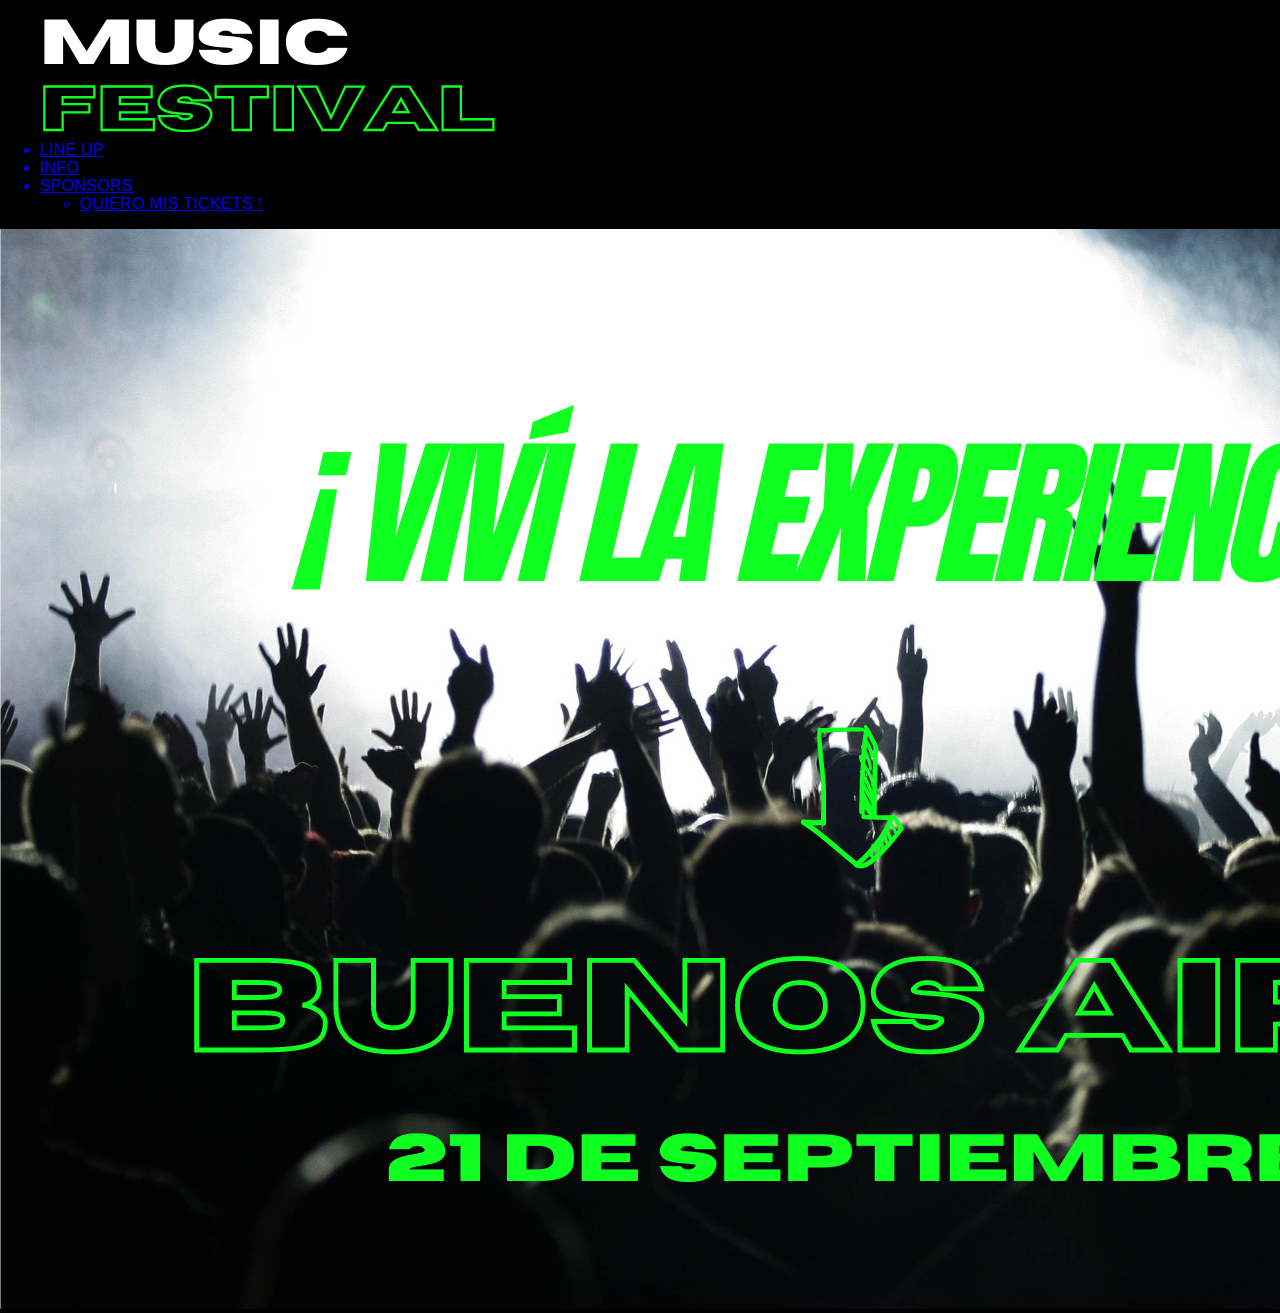
<file: festival.html>
<!DOCTYPE html>
<html>
<head>
        <title>Music Festival</title>
        <link rel="stylesheet" href="main.css" type="text/css">
        <link rel="preconnect" href="https://fonts.googleapis.com">
        <link rel="preconnect" href="https://fonts.gstatic.com" crossorigin>
        <link href="https://fonts.googleapis.com/css2?family=Bebas+Neue&display=swap" rel="stylesheet">        
    <link rel="preconnect" href="https://fonts.googleapis.com">
    <link rel="preconnect" href="https://fonts.gstatic.com" crossorigin>
    <link href="https://fonts.googleapis.com/css2?family=Barlow+Condensed&display=swap" rel="stylesheet">
    <link rel="icon" href="logo title music festival.png">  
</head>
<body> <!-- img src="logo music festival clean.png"-->
       <!-- <nav>
                    <img src="logo music festival clean.png">
        <ul class="menu">
            <li>Line Up</li>
            <li>Información</li>
            <li>Sponsors</li>
        </ul>
        <ul class="tickets">
            <a href="https://www.allaccess.com.ar"><li>¡Quiero mis tickets!</li></a>
        </ul>
        </nav>
        -->
        <nav>
<ul class="menu">
        <a href="festival.html"><img src="logo music festival clean.png"></a>
        <a href="lineup.html"><li>Line Up</li></a>
        <a href="Info.html"><li>Info</li></a>
        <a href="sponsors.html"><li>Sponsors</li></a>
    <ul class="tickets">
    <a href="https://www.allaccess.com.ar" ><li>Quiero mis tickets !</li></a>
    </ul>
</nav>
        
        <img src="fondo inicio.png" class="imagenrecital">
       <!--
    <p>Lorem ipsum dolor sit amet, consectetuer adipiscing elit. Aenean commodo ligula eget dolor.
         Aenean massa. Cum sociis natoque penatibus et magnis dis parturient montes, nascetur ridiculus mus. 
         Donec quam felis, ultricies nec, pellentesque eu, pretium quis, sem. Nulla consequat massa quis enim.
          Donec pede justo, fringilla vel, aliquet nec, vulputate eget, arcu. In enim justo, rhoncus ut, imperdiet a, venenatis vitae, justo.
           Nullam dictum felis eu pede mollis pretium. Integer tincidunt. Cras dapibus.</p>
           <p>Lorem ipsum dolor sit amet, consectetuer adipiscing elit. Aenean commodo ligula eget dolor.
            Aenean massa. Cum sociis natoque penatibus et magnis dis parturient montes, nascetur ridiculus mus. 
            Donec quam felis, ultricies nec, pellentesque eu, pretium quis, sem. Nulla consequat massa quis enim.
             Donec pede justo, fringilla vel, aliquet nec, vulputate eget, arcu. In enim justo, rhoncus ut, imperdiet a, venenatis vitae, justo.
              Nullam dictum felis eu pede mollis pretium. Integer tincidunt. Cras dapibus.</p>
              <p>Lorem ipsum dolor sit amet, consectetuer adipiscing elit. Aenean commodo ligula eget dolor.
                Aenean massa. Cum sociis natoque penatibus et magnis dis parturient montes, nascetur ridiculus mus. 
                Donec quam felis, ultricies nec, pellentesque eu, pretium quis, sem. Nulla consequat massa quis enim.
                 Donec pede justo, fringilla vel, aliquet nec, vulputate eget, arcu. In enim justo, rhoncus ut, imperdiet a, venenatis vitae, justo.
                  Nullam dictum felis eu pede mollis pretium. Integer tincidunt. Cras dapibus.</p>
                  <p>Lorem ipsum dolor sit amet, consectetuer adipiscing elit. Aenean commodo ligula eget dolor.
                    Aenean massa. Cum sociis natoque penatibus et magnis dis parturient montes, nascetur ridiculus mus. 
                    Donec quam felis, ultricies nec, pellentesque eu, pretium quis, sem. Nulla consequat massa quis enim.
                     Donec pede justo, fringilla vel, aliquet nec, vulputate eget, arcu. In enim justo, rhoncus ut, imperdiet a, venenatis vitae, justo.
                      Nullam dictum felis eu pede mollis pretium. Integer tincidunt. Cras dapibus.</p>
                      <p>Lorem ipsum dolor sit amet, consectetuer adipiscing elit. Aenean commodo ligula eget dolor.
                        Aenean massa. Cum sociis natoque penatibus et magnis dis parturient montes, nascetur ridiculus mus. 
                        Donec quam felis, ultricies nec, pellentesque eu, pretium quis, sem. Nulla consequat massa quis enim.
                         Donec pede justo, fringilla vel, aliquet nec, vulputate eget, arcu. In enim justo, rhoncus ut, imperdiet a, venenatis vitae, justo.
                          Nullam dictum felis eu pede mollis pretium. Integer tincidunt. Cras dapibus.</p>
                          <p>Lorem ipsum dolor sit amet, consectetuer adipiscing elit. Aenean commodo ligula eget dolor.
                           Aenean massa. Cum sociis natoque penatibus et magnis dis parturient montes, nascetur ridiculus mus. 
                           Donec quam felis, ultricies nec, pellentesque eu, pretium quis, sem. Nulla consequat massa quis enim.
                            Donec pede justo, fringilla vel, aliquet nec, vulputate eget, arcu. In enim justo, rhoncus ut, imperdiet a, venenatis vitae, justo.
                             Nullam dictum felis eu pede mollis pretium. Integer tincidunt. Cras dapibus.</p>
                             <p>Lorem ipsum dolor sit amet, consectetuer adipiscing elit. Aenean commodo ligula eget dolor.
                               Aenean massa. Cum sociis natoque penatibus et magnis dis parturient montes, nascetur ridiculus mus. 
                               Donec quam felis, ultricies nec, pellentesque eu, pretium quis, sem. Nulla consequat massa quis enim.
                                Donec pede justo, fringilla vel, aliquet nec, vulputate eget, arcu. In enim justo, rhoncus ut, imperdiet a, venenatis vitae, justo.
                                 Nullam dictum felis eu pede mollis pretium. Integer tincidunt. Cras dapibus.</p>
                                 <p>Lorem ipsum dolor sit amet, consectetuer adipiscing elit. Aenean commodo ligula eget dolor.
                                   Aenean massa. Cum sociis natoque penatibus et magnis dis parturient montes, nascetur ridiculus mus. 
                                   Donec quam felis, ultricies nec, pellentesque eu, pretium quis, sem. Nulla consequat massa quis enim.
                                    Donec pede justo, fringilla vel, aliquet nec, vulputate eget, arcu. In enim justo, rhoncus ut, imperdiet a, venenatis vitae, justo.
                                     Nullam dictum felis eu pede mollis pretium. Integer tincidunt. Cras dapibus.</p>
                                     <p>Lorem ipsum dolor sit amet, consectetuer adipiscing elit. Aenean commodo ligula eget dolor.
                                        Aenean massa. Cum sociis natoque penatibus et magnis dis parturient montes, nascetur ridiculus mus. 
                                        Donec quam felis, ultricies nec, pellentesque eu, pretium quis, sem. Nulla consequat massa quis enim.
                                         Donec pede justo, fringilla vel, aliquet nec, vulputate eget, arcu. In enim justo, rhoncus ut, imperdiet a, venenatis vitae, justo.
                                          Nullam dictum felis eu pede mollis pretium. Integer tincidunt. Cras dapibus.</p>
                                          <p>Lorem ipsum dolor sit amet, consectetuer adipiscing elit. Aenean commodo ligula eget dolor.
                                           Aenean massa. Cum sociis natoque penatibus et magnis dis parturient montes, nascetur ridiculus mus. 
                                           Donec quam felis, ultricies nec, pellentesque eu, pretium quis, sem. Nulla consequat massa quis enim.
                                            Donec pede justo, fringilla vel, aliquet nec, vulputate eget, arcu. In enim justo, rhoncus ut, imperdiet a, venenatis vitae, justo.
                                             Nullam dictum felis eu pede mollis pretium. Integer tincidunt. Cras dapibus.</p>
                                             <p>Lorem ipsum dolor sit amet, consectetuer adipiscing elit. Aenean commodo ligula eget dolor.
                                               Aenean massa. Cum sociis natoque penatibus et magnis dis parturient montes, nascetur ridiculus mus. 
                                               Donec quam felis, ultricies nec, pellentesque eu, pretium quis, sem. Nulla consequat massa quis enim.
                                                Donec pede justo, fringilla vel, aliquet nec, vulputate eget, arcu. In enim justo, rhoncus ut, imperdiet a, venenatis vitae, justo.
                                                 Nullam dictum felis eu pede mollis pretium. Integer tincidunt. Cras dapibus.</p>
                                                 --> 
</body>
</html>
</file>
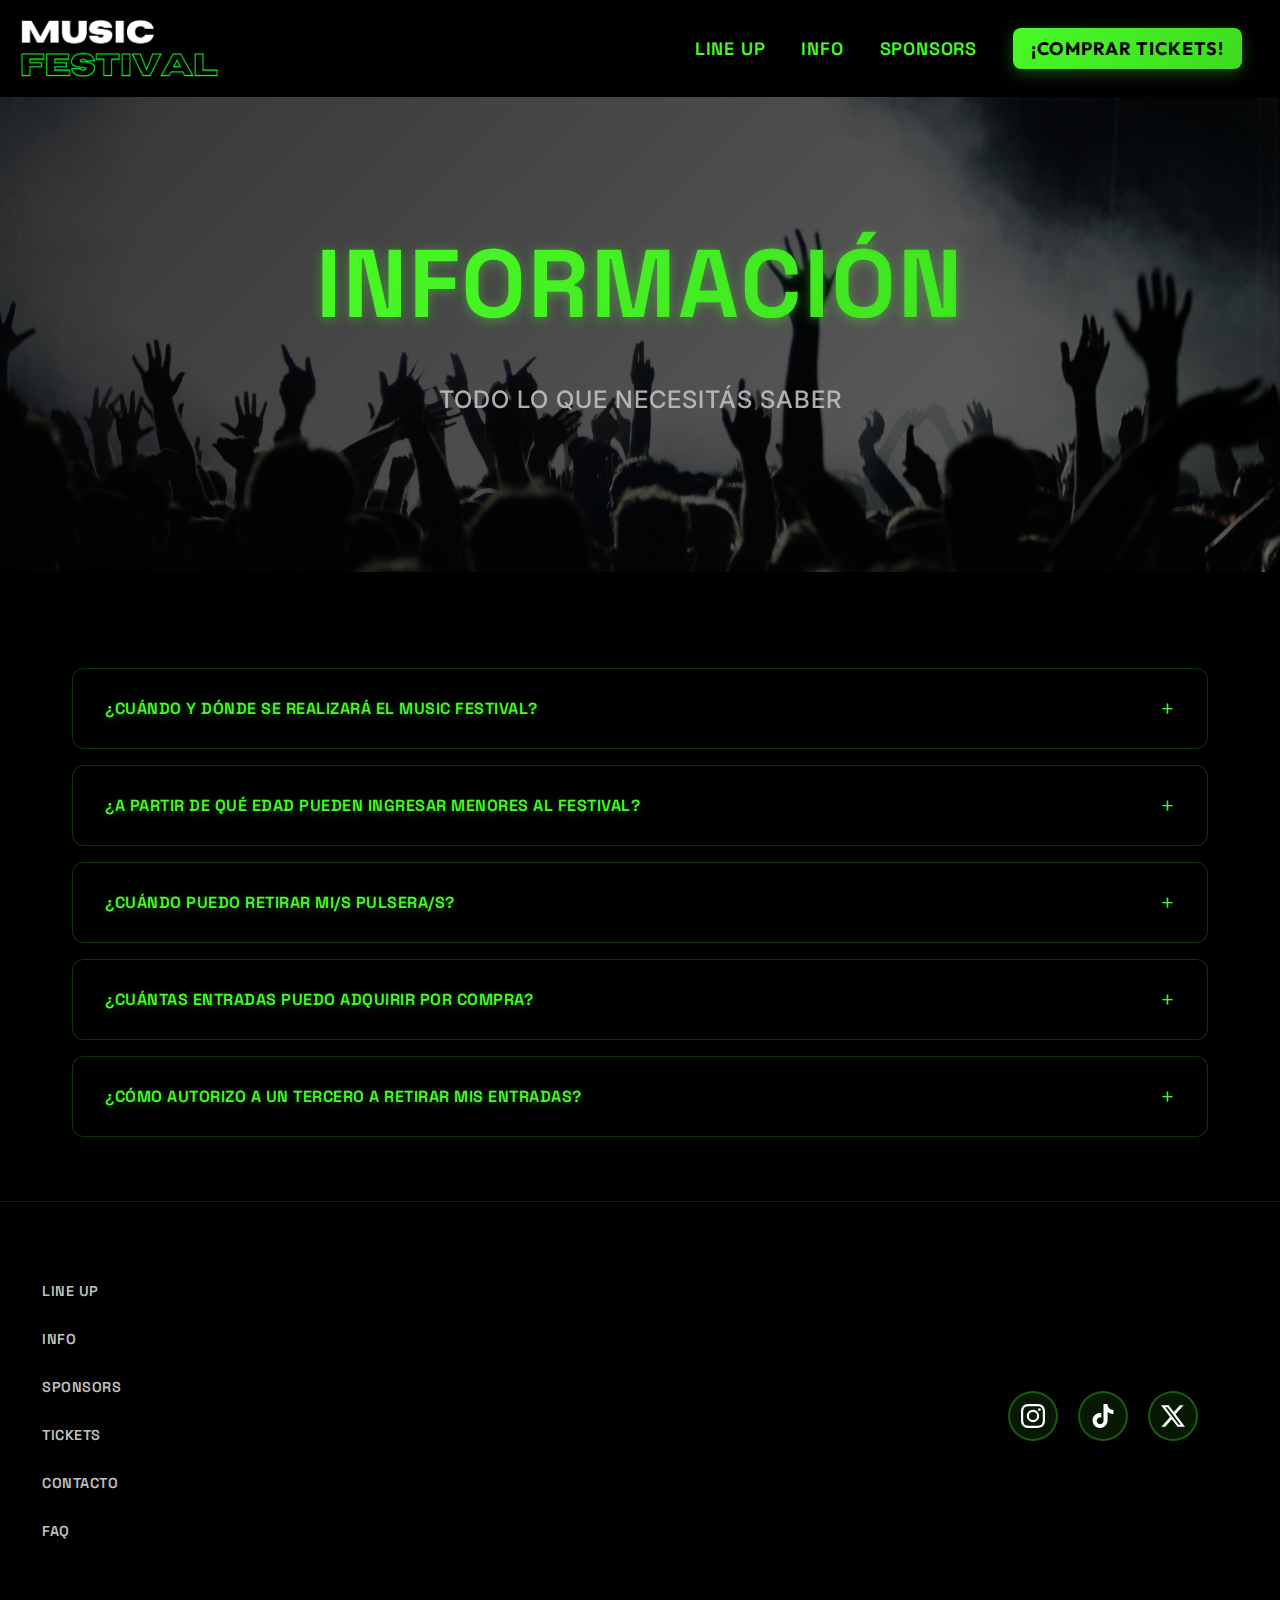
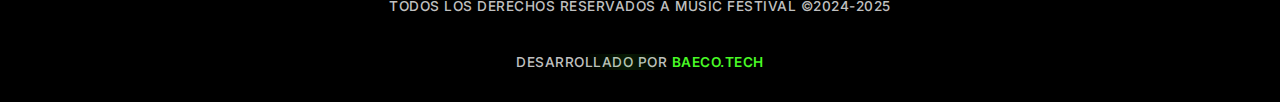
<file: Info.html>
<!DOCTYPE html>
<html>
  <head>
    <title>Music Festival - Info</title>
    <link rel="stylesheet" href="main.css" type="text/css" />
    <link rel="preconnect" href="https://fonts.googleapis.com" />
    <link rel="preconnect" href="https://fonts.gstatic.com" crossorigin />
    <link
      href="https://fonts.googleapis.com/css2?family=Space+Grotesk:wght@300;400;500;600;700&family=Inter:wght@300;400;500;600;700;800;900&family=JetBrains+Mono:wght@300;400;500;600;700;800&family=Outfit:wght@300;400;500;600;700;800;900&family=Chakra+Petch:wght@300;400;500;600;700&display=swap"
      rel="stylesheet"
    />
    <link rel="icon" href="logo title music festival.png" />
  </head>
  <body>
    <nav class="navbar">
      <a href="index.html">
        <img
          src="logo music festival clean.png"
          class="logotipo"
          alt="logotipo"
        />
      </a>
      <div class="hamburger-menu" id="hamburger-menu">&#9776;</div>
      <ul class="top-nav">
        <div class="close-menu" id="close-menu">×</div>
        <li class="nav-item">
          <a href="lineup.html" class="navlist modern-hover">LINE UP</a>
        </li>
        <li class="nav-item">
          <a href="Info.html" class="navlist modern-hover">INFO</a>
        </li>
        <li class="nav-item">
          <a href="sponsors.html" class="navlist modern-hover">SPONSORS</a>
        </li>

        <li class="nav-item">
          <a
            href="https://www.allaccess.com.ar"
            class="navlist-especial modern-hover"
            >¡COMPRAR TICKETS!</a
          >
        </li>
      </ul>
    </nav>
    <!-- Hero Section Info -->
    <section class="hero-section">
      <h1 class="modern-title aggressive-text">INFORMACIÓN</h1>
      <p class="modern-subtitle">TODO LO QUE NECESITÁS SABER</p>
    </section>

    <!-- FAQ Section -->
    <section class="faq-section">
      <div class="faq-container">
        <div class="faq-item">
          <button class="faq-question" onclick="toggleFaq(this)">
            <h3>¿CUÁNDO Y DÓNDE SE REALIZARÁ EL MUSIC FESTIVAL?</h3>
            <span class="faq-icon">+</span>
          </button>
          <div class="faq-answer">
            <p>
              Podrás disfrutar del Music Festival el 21 de Septiembre del
              2024.<br />
              El mismo se realizará en el Hipódromo de San Isidro, ubicado en
              Av. Bernabé Márquez 700, San Isidro, Provincia de Buenos Aires.
            </p>
          </div>
        </div>

        <div class="faq-item">
          <button class="faq-question" onclick="toggleFaq(this)">
            <h3>¿A PARTIR DE QUÉ EDAD PUEDEN INGRESAR MENORES AL FESTIVAL?</h3>
            <span class="faq-icon">+</span>
          </button>
          <div class="faq-answer">
            <p>
              Podrán ingresar niños de hasta 16 años inclusive.<br />
              El deber de supervisión permanece en todo momento bajo
              responsabilidad de los padres o la persona acompañante.
            </p>
          </div>
        </div>

        <div class="faq-item">
          <button class="faq-question" onclick="toggleFaq(this)">
            <h3>¿CUÁNDO PUEDO RETIRAR MI/S PULSERA/S?</h3>
            <span class="faq-icon">+</span>
          </button>
          <div class="faq-answer">
            <p>
              Próximamente anunciaremos las fechas y los
              <a
                href="https://www.allaccess.com.ar/puntos-de-venta"
                class="faq-link"
                >puntos de canje</a
              >
              habilitados.<br />
              Los podrás consultar aquí.
            </p>
          </div>
        </div>

        <div class="faq-item">
          <button class="faq-question" onclick="toggleFaq(this)">
            <h3>¿CUÁNTAS ENTRADAS PUEDO ADQUIRIR POR COMPRA?</h3>
            <span class="faq-icon">+</span>
          </button>
          <div class="faq-answer">
            <p>Vas a poder adquirir hasta 4 entradas por compra.</p>
          </div>
        </div>

        <div class="faq-item">
          <button class="faq-question" onclick="toggleFaq(this)">
            <h3>¿CÓMO AUTORIZO A UN TERCERO A RETIRAR MIS ENTRADAS?</h3>
            <span class="faq-icon">+</span>
          </button>
          <div class="faq-answer">
            <p>
              El titular de la compra podrá autorizar a un tercero para que
              retire sus entradas con una nota constatada por un escribano o por
              la entidad bancaria emisora de la tarjeta con la cual fue
              realizada la compra, en la cual figure el DNI de la persona que
              realiza el retiro.
            </p>
          </div>
        </div>
      </div>
    </section>

    <footer>
      <div class="contenedor-footer">
        <div class="lista-footer">
          <a href="lineup.html" class="footer-link modern-hover">LINE UP</a>
          <a href="Info.html" class="footer-link modern-hover">INFO</a>
          <a href="sponsors.html" class="footer-link modern-hover">SPONSORS</a>
          <a
            href="https://www.allaccess.com.ar"
            class="footer-link modern-hover"
            >TICKETS</a
          >
          <a href="#" class="footer-link modern-hover">CONTACTO</a>
          <a href="#" class="footer-link modern-hover">FAQ</a>
        </div>

        <div class="social-icons">
          <a href="https://web.instagram.com/" class="modern-hover">
            <object
              data="instagram.svg"
              type="image/svg+xml"
              alt="icon instagram"
            ></object>
          </a>
          <a href="https://www.tiktok.com/" class="modern-hover">
            <object
              data="tiktok.svg"
              type="image/svg+xml"
              alt="icon tiktok"
            ></object>
          </a>
          <a href="https://www.x.com/" class="modern-hover">
            <object data="x.svg" type="image/svg+xml" alt="icon x"></object>
          </a>
        </div>
      </div>

      <div class="derechos">
        TODOS LOS DERECHOS RESERVADOS A MUSIC FESTIVAL ©2024-2025
      </div>
      <div class="derechos">
        DESARROLLADO POR
        <a href="https://baeco.tech" class="modern-hover">baeco.tech</a>
      </div>
    </footer>

    <script src="burger.js"></script>
    <script>
      function toggleFaq(button) {
        const faqItem = button.parentElement;
        const answer = faqItem.querySelector(".faq-answer");
        const icon = button.querySelector(".faq-icon");

        if (answer.style.maxHeight) {
          answer.style.maxHeight = null;
          icon.textContent = "+";
          faqItem.classList.remove("active");
        } else {
          answer.style.maxHeight = answer.scrollHeight + "px";
          icon.textContent = "−";
          faqItem.classList.add("active");
        }
      }
    </script>
  </body>
</html>
</file>
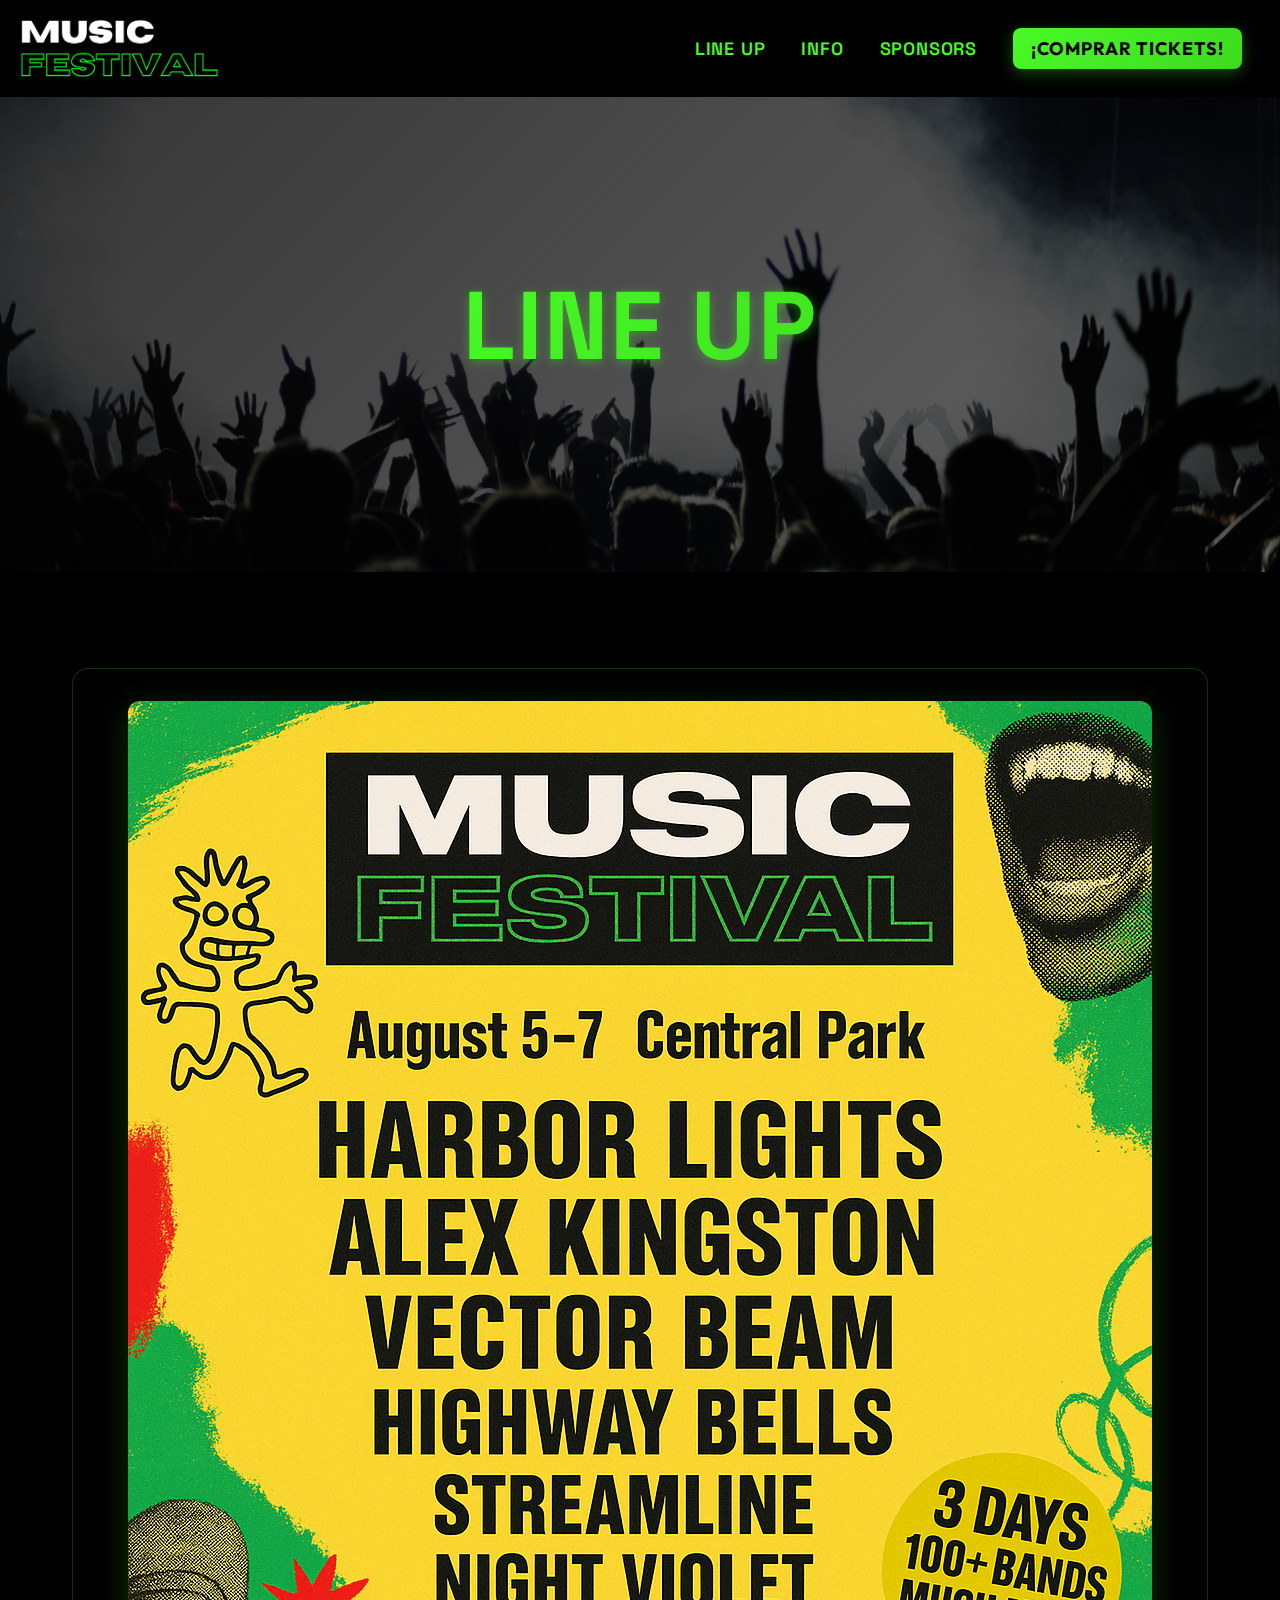
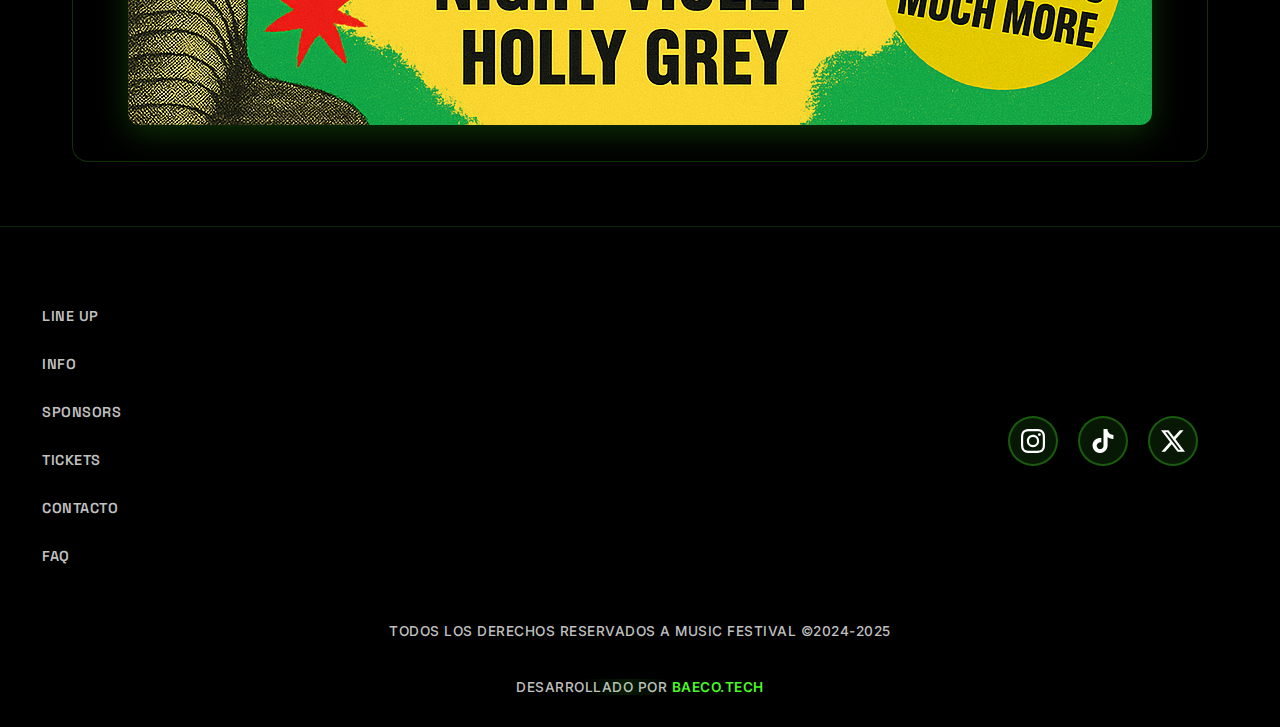
<file: lineup.html>
<!DOCTYPE html>
<html>
  <head>
    <title>Music Festival - Line Up</title>
    <link rel="stylesheet" href="main.css" type="text/css" />
    <link rel="preconnect" href="https://fonts.googleapis.com" />
    <link rel="preconnect" href="https://fonts.gstatic.com" crossorigin />
    <link
      href="https://fonts.googleapis.com/css2?family=Space+Grotesk:wght@300;400;500;600;700&family=Inter:wght@300;400;500;600;700;800;900&family=JetBrains+Mono:wght@300;400;500;600;700;800&family=Outfit:wght@300;400;500;600;700;800;900&family=Chakra+Petch:wght@300;400;500;600;700&display=swap"
      rel="stylesheet"
    />
    <link rel="icon" href="logo title music festival.png" />
  </head>
  <body>
    <nav class="navbar">
      <a href="index.html">
        <img
          src="logo music festival clean.png"
          class="logotipo"
          alt="logotipo"
        />
      </a>
      <div class="hamburger-menu" id="hamburger-menu">&#9776;</div>
      <ul class="top-nav">
        <div class="close-menu" id="close-menu">×</div>
        <li class="nav-item">
          <a href="lineup.html" class="navlist modern-hover">LINE UP</a>
        </li>
        <li class="nav-item">
          <a href="Info.html" class="navlist modern-hover">INFO</a>
        </li>
        <li class="nav-item">
          <a href="sponsors.html" class="navlist modern-hover">SPONSORS</a>
        </li>

        <li class="nav-item">
          <a
            href="https://www.allaccess.com.ar"
            class="navlist-especial modern-hover"
            >¡COMPRAR TICKETS!</a
          >
        </li>
      </ul>
    </nav>
    <!-- Hero Section Line Up -->
    <section class="hero-section">
      <h1 class="modern-title aggressive-text">LINE UP</h1>
    </section>

    <section class="lineup-section">
      <div class="lineup-container">
        <img src="lineup-img.png" alt="Line Up" class="lineup-image" />
      </div>
    </section>

    <footer>
      <div class="contenedor-footer">
        <div class="lista-footer">
          <a href="lineup.html" class="footer-link modern-hover">LINE UP</a>
          <a href="Info.html" class="footer-link modern-hover">INFO</a>
          <a href="sponsors.html" class="footer-link modern-hover">SPONSORS</a>
          <a
            href="https://www.allaccess.com.ar"
            class="footer-link modern-hover"
            >TICKETS</a
          >
          <a href="#" class="footer-link modern-hover">CONTACTO</a>
          <a href="#" class="footer-link modern-hover">FAQ</a>
        </div>

        <div class="social-icons">
          <a href="https://web.instagram.com/" class="modern-hover">
            <object
              data="instagram.svg"
              type="image/svg+xml"
              alt="icon instagram"
            ></object>
          </a>
          <a href="https://www.tiktok.com/" class="modern-hover">
            <object
              data="tiktok.svg"
              type="image/svg+xml"
              alt="icon tiktok"
            ></object>
          </a>
          <a href="https://www.x.com/" class="modern-hover">
            <object data="x.svg" type="image/svg+xml" alt="icon x"></object>
          </a>
        </div>
      </div>

      <div class="derechos">
        TODOS LOS DERECHOS RESERVADOS A MUSIC FESTIVAL ©2024-2025
      </div>
      <div class="derechos">
        DESARROLLADO POR
        <a href="https://baeco.tech" class="modern-hover">baeco.tech</a>
      </div>
    </footer>

    <script src="burger.js"></script>
  </body>
</html>
</file>
<file: main.css>
/* Estilos para Playlist Section */
.playlist-section {
  padding: 3rem 1.5rem 3rem 1.5rem;
  max-width: 1200px;
  margin: 2rem auto 0 auto;
}

.playlist-card {
  margin: 0 auto;
  max-width: 720px;
  text-align: center;
  background: rgba(0, 0, 0, 0.8);
  border: 1px solid rgba(73, 250, 38, 0.2);
  border-radius: 16px;
  padding: 2.25rem 2rem 2rem 2rem;
  box-shadow: 0 8px 32px rgba(73, 250, 38, 0.2);
}

.playlist-header {
  display: flex;
  align-items: center;
  justify-content: center;
  gap: 12px;
  margin-bottom: 0.75rem;
}

.playlist-spotify-icon {
  width: 34px;
  height: 34px;
  filter: brightness(0) invert(1) drop-shadow(0 0 8px rgba(73, 250, 38, 0.6));
}

.playlist-title {
  margin: 0;
}

.playlist-subtitle {
  color: #c0c0c0;
  font-family: "Inter", "Space Grotesk", sans-serif;
  font-weight: 500;
  letter-spacing: 0.5px;
  margin: 0 0 1.5rem 0;
}

.playlist-cta {
  display: inline-flex;
  align-items: center;
  gap: 6px;
  margin: 0 auto 1rem auto;
  padding: 1rem 1.75rem;
  border-radius: 12px;
  background: linear-gradient(135deg, #49fa26 0%, #3ddb1f 100%);
  color: #000;
  font-family: "Outfit", "Space Grotesk", sans-serif;
  font-weight: 700;
  letter-spacing: 1px;
  text-decoration: none;
  text-transform: uppercase;
  box-shadow: 0 6px 20px rgba(73, 250, 38, 0.3);
}

.playlist-spotify-icon-inline {
  width: 24px;
  height: 24px;
  filter: none;
  margin-right: 2px;
}

.playlist-text,
.playlist-brand {
  color: #000;
}

.playlist-text {
  margin-right: 6px;
}

.playlist-cta:hover {
  color: #505050;
  transform: translateY(-2px);
  box-shadow: 0 10px 28px rgba(73, 250, 38, 0.45);
}

.spotify-embed {
  margin-top: 1.25rem;
  border-radius: 12px;
  border: 1px solid rgba(73, 250, 38, 0.2);
}

@media (max-width: 768px) {
  .playlist-section {
    padding: 2rem 1rem 2.5rem 1rem;
  }
  .playlist-card {
    padding: 1.5rem;
  }
  .playlist-spotify-icon {
    width: 28px;
    height: 28px;
  }
}
* {
  box-sizing: border-box;
}

html,
body {
  max-width: 100% !important;
  overflow-x: hidden !important;
  font-family: "Inter", "Space Grotesk", sans-serif;
  font-optical-sizing: auto;
  font-weight: 500;
  font-style: normal;
  letter-spacing: 0.3px;
  text-transform: uppercase;
  -webkit-font-smoothing: antialiased;
  -moz-osx-font-smoothing: grayscale;
}

body {
  background-color: #000000;
  margin: 0;
}

/* Estilos modernos para tipografía agresiva */
h1,
h2,
h3,
h4,
h5,
h6 {
  font-family: "Space Grotesk", "Outfit", sans-serif;
  font-weight: 700;
  letter-spacing: 1.5px;
  text-transform: uppercase;
  color: #49fa26;
  text-shadow: 0 2px 8px rgba(73, 250, 38, 0.3);
  -webkit-font-smoothing: antialiased;
  -moz-osx-font-smoothing: grayscale;
}

/* Efectos de texto moderno y agresivo */
.aggressive-text {
  font-family: "Chakra Petch", "Space Grotesk", sans-serif;
  font-weight: 600;
  letter-spacing: 2px;
  text-transform: uppercase;
  text-shadow: 0 2px 12px rgba(73, 250, 38, 0.4);
  animation: modernGlow 3s ease-in-out infinite alternate;
  -webkit-font-smoothing: antialiased;
  -moz-osx-font-smoothing: grayscale;
}

@keyframes modernGlow {
  0% {
    text-shadow: 0 2px 8px rgba(73, 250, 38, 0.3),
      0 0 16px rgba(73, 250, 38, 0.2);
    transform: scale(1);
  }
  50% {
    text-shadow: 0 4px 16px rgba(73, 250, 38, 0.5),
      0 0 24px rgba(73, 250, 38, 0.3);
    transform: scale(1.02);
  }
  100% {
    text-shadow: 0 2px 8px rgba(73, 250, 38, 0.3),
      0 0 16px rgba(73, 250, 38, 0.2);
    transform: scale(1);
  }
}

/* Estilos modernos adicionales */
.modern-title {
  font-family: "Space Grotesk", "Outfit", sans-serif;
  font-weight: 700;
  font-size: clamp(2rem, 5vw, 4rem);
  letter-spacing: 2px;
  text-transform: uppercase;
  background: linear-gradient(135deg, #49fa26 0%, #3ddb1f 50%, #49fa26 100%);
  background-size: 200% 200%;
  -webkit-background-clip: text;
  -webkit-text-fill-color: transparent;
  background-clip: text;
  animation: gradientShift 3s ease-in-out infinite;
  -webkit-font-smoothing: antialiased;
  -moz-osx-font-smoothing: grayscale;
}

@keyframes gradientShift {
  0%,
  100% {
    background-position: 0% 50%;
  }
  50% {
    background-position: 100% 50%;
  }
}

.modern-subtitle {
  font-family: "Inter", "Space Grotesk", sans-serif;
  font-weight: 500;
  font-size: clamp(1rem, 2.5vw, 1.5rem);
  letter-spacing: 1px;
  text-transform: uppercase;
  color: #c0c0c0;
  opacity: 0.9;
  -webkit-font-smoothing: antialiased;
  -moz-osx-font-smoothing: grayscale;
}

/* Efectos de hover modernos */
.modern-hover {
  transition: all 0.3s cubic-bezier(0.4, 0, 0.2, 1);
  position: relative;
  overflow: hidden;
}

.modern-hover::before {
  content: "";
  position: absolute;
  top: 0;
  left: -100%;
  width: 100%;
  height: 100%;
  background: linear-gradient(
    90deg,
    transparent,
    rgba(73, 250, 38, 0.1),
    transparent
  );
  transition: left 0.5s ease;
}

.modern-hover:hover::before {
  left: 100%;
}

.modern-hover:hover {
  transform: translateY(-2px);
  box-shadow: 0 8px 25px rgba(73, 250, 38, 0.2);
}

/* Estilos para la sección hero */
.hero-section {
  position: relative;
  display: flex;
  flex-direction: column;
  align-items: center;
  justify-content: center;
  min-height: 60vh;
  text-align: center;
  padding: 2rem;
  /* Overlay + imagen de fondo (horizontal por defecto) */
  background-image: linear-gradient(
      135deg,
      rgba(0, 0, 0, 0.8) 0%,
      rgba(0, 0, 0, 0.6) 100%
    ),
    url("fondo 1 horizontal.png");
  background-size: cover;
  background-position: center;
  background-repeat: no-repeat;
  margin: 2rem 0;
  border-radius: 16px;
  backdrop-filter: blur(10px);
}

/* Altura completa solo para la página index */
body.index-page .hero-section {
  min-height: 100vh;
  margin: 0;
  border-radius: 0;
}

.hero-section h1 {
  margin-bottom: 1rem;
  font-size: clamp(3rem, 8vw, 6rem);
}

.hero-section p {
  margin-bottom: 2rem;
  max-width: 600px;
}

/* Estilos específicos para la página index */
body.index-page .hero-section h1 {
  font-size: clamp(4rem, 10vw, 8rem);
}

body.index-page .hero-section p {
  font-size: clamp(1.2rem, 3vw, 2rem);
}

.hero-cta {
  margin-top: 2rem;
}

.hero-cta .navlist-especial {
  font-size: 1.2rem;
  padding: 1rem 2rem;
  border-radius: 12px;
  box-shadow: 0 8px 32px rgba(73, 250, 38, 0.4);
}

@media (max-width: 768px) {
  /* Aplicar a todas las páginas para consistencia responsive */
  .hero-section {
    min-height: 50vh;
    padding: 2rem 1rem;
    margin: 1rem 0;
    /* Fondo vertical para pantallas pequeñas */
    background-image: linear-gradient(
        135deg,
        rgba(0, 0, 0, 0.8) 0%,
        rgba(0, 0, 0, 0.6) 100%
      ),
      url("fondo 1 vertical.png");
    background-size: cover;
    background-position: center;
    background-repeat: no-repeat;
  }

  /* Altura completa solo para la página index en móviles */
  body.index-page .hero-section {
    min-height: 100vh;
    margin: 0;
  }

  .hero-section h1 {
    font-size: clamp(2rem, 8vw, 4rem);
    letter-spacing: 1.5px;
    margin-bottom: 0.5rem;
  }

  /* Estilos específicos para la página index en móviles */
  body.index-page .hero-section h1 {
    font-size: clamp(3rem, 10vw, 5rem);
  }

  .hero-cta .navlist-especial {
    font-size: 1.15rem;
    padding: 1rem 2rem;
  }
}
/*
  color de fondo:                     --- #000000
  color de texto:                     --- #49fa26
  colortxt hover:                     --- #c0c0c0
  color de hover de contacto en nav:  --- #505050
  
  
  */
/* INICIA Barra de navegación */
.navbar {
  display: flex;
  justify-content: space-between;
  align-items: center;
  width: 100%;
  background-color: #000000;
  position: fixed;
  top: 0;
  left: 0;
  z-index: 1000;
  padding: 10px 20px;
}

/* Asegurar que el menú hamburguesa funcione en todas las páginas */
@media (max-width: 1024px) {
  .navbar .hamburger-menu {
    display: block !important;
    visibility: visible !important;
    opacity: 1 !important;
    position: relative;
    z-index: 1001;
  }

  .navbar .top-nav {
    display: none !important;
    visibility: hidden !important;
    opacity: 0 !important;
  }
}

.logotipo {
  display: block;
  width: 266px;
  height: 80px;
}
.top-nav {
  display: flex;
  align-items: center;
  list-style-type: none;
  margin: 0;
  padding: 0;
}

.navlist {
  text-align: center;
  align-items: center;
  padding: 1em 1em;
  margin: 1em;
  display: flex;
  color: #49fa26;
  float: right;
  font-family: "Space Grotesk", "Inter", sans-serif;
  font-weight: 600;
  font-size: large;
  letter-spacing: 0.8px;
  text-transform: uppercase;
  border: none !important;
  text-decoration: none;
  transition: all 0.3s cubic-bezier(0.4, 0, 0.2, 1);
  -webkit-font-smoothing: antialiased;
  -moz-osx-font-smoothing: grayscale;
}

.navlist:hover {
  color: #c0c0c0;
  border: none !important;
}

/* Asegura que los enlaces del nav no muestren borde/outline */
.nav-item a.navlist {
  border: none !important;
  outline: none;
  box-shadow: none;
}
.nav-item a.navlist:focus,
.nav-item a.navlist:focus-visible {
  outline: none;
  box-shadow: none;
  border: none !important;
}

.navlist-especial {
  text-align: center;
  padding: 0.5em 1em;
  margin: auto 1em;
  display: inline;
  float: right;
  color: #000;
  background: linear-gradient(135deg, #49fa26 0%, #3ddb1f 100%);
  border: none;
  border-radius: 8px;
  font-family: "Outfit", "Space Grotesk", sans-serif;
  font-size: large;
  font-weight: 700;
  letter-spacing: 1px;
  text-transform: uppercase;
  text-decoration: none;
  transition: all 0.3s cubic-bezier(0.4, 0, 0.2, 1);
  box-shadow: 0 4px 16px rgba(73, 250, 38, 0.3);
  -webkit-font-smoothing: antialiased;
  -moz-osx-font-smoothing: grayscale;
}

.navlist-especial:hover {
  color: #505050;
}

.nav-item {
  display: inline;
  list-style-type: none;
}

.hamburger-menu {
  display: none;
  font-size: 30px;
  cursor: pointer;
  color: #49fa26;
  font-family: "Space Grotesk", sans-serif;
  font-weight: 600;
  letter-spacing: 0.5px;
  -webkit-font-smoothing: antialiased;
  -moz-osx-font-smoothing: grayscale;
  z-index: 1001;
}

/* Clase para ocultar el ícono hamburguesa cuando el menú está abierto */
.hamburger-menu.hidden {
  display: none !important;
  visibility: hidden !important;
  opacity: 0 !important;
}

.close-menu {
  display: none;
  position: absolute;
  top: 20px;
  right: 20px;
  font-size: 35px;
  cursor: pointer;
  color: #49fa26;
  font-family: "Space Grotesk", sans-serif;
  font-weight: 700;
  letter-spacing: 0.5px;
  z-index: 1000;
  transition: all 0.3s cubic-bezier(0.4, 0, 0.2, 1);
  width: 40px;
  height: 40px;
  align-items: center;
  justify-content: center;
  border-radius: 50%;
  background: rgba(73, 250, 38, 0.1);
  border: 2px solid transparent;
  -webkit-font-smoothing: antialiased;
  -moz-osx-font-smoothing: grayscale;
}

.close-menu:hover {
  color: #ffffff;
  background: rgba(73, 250, 38, 0.2);
  border-color: #49fa26;
  transform: scale(1.1);
  box-shadow: 0 0 20px rgba(73, 250, 38, 0.3);
}

@media (max-width: 1024px) {
  .close-menu {
    display: flex;
  }

  .top-nav {
    display: none !important;
    visibility: hidden !important;
    flex-direction: column;
    align-items: center;
    justify-content: center;
    width: 50%;
    height: auto;
    min-height: 396px;
    max-height: 79vh;
    background: linear-gradient(135deg, #000000 0%, #1a1a1a 100%);
    position: fixed;
    top: 0;
    right: 0;
    transition: all 0.4s cubic-bezier(0.4, 0, 0.2, 1);
    transform: translateX(100%);
    padding: 80px 20px 15px 20px;
    border-left: none;
    box-shadow: -8px 0 25px rgba(73, 250, 38, 0.15),
      -5px 0 15px rgba(0, 0, 0, 0.8);
    z-index: 999;
    backdrop-filter: blur(10px);
  }

  .top-nav.show {
    display: flex !important;
    visibility: visible !important;
    opacity: 1 !important;
    transform: translateX(0);
    padding: 80px 20px 15px 20px;
    margin-top: 0;
    box-shadow: -12px 0 35px rgba(73, 250, 38, 0.25),
      -8px 0 25px rgba(0, 0, 0, 0.9);
    transition: all 0.4s cubic-bezier(0.4, 0, 0.2, 1);
    border-bottom-left-radius: 15px;
  }

  .top-nav ul {
    display: flex;
    flex-direction: column;
    align-items: center;
    justify-content: center;
    width: 100%;
    height: auto;
    margin: 0;
    padding: 10px 0;
    list-style: none;
    gap: 5px;
    animation: slideInFromRight 0.6s ease-out;
  }

  @keyframes slideInFromRight {
    0% {
      opacity: 0;
      transform: translateX(30px);
    }
    100% {
      opacity: 1;
      transform: translateX(0);
    }
  }

  .nav-item {
    display: flex;
    justify-content: center;
    align-items: center;
    text-align: center;
    margin: 8px 0;
    width: 100%;
    list-style: none;
    font-family: "Space Grotesk", "Inter", sans-serif;
    font-size: 1.1em;
    font-weight: 600;
    letter-spacing: 0.8px;
    text-transform: uppercase;
    color: #49fa26;
    transition: all 0.3s cubic-bezier(0.4, 0, 0.2, 1);
    padding: 8px 0;
    position: relative;
    overflow: hidden;
    -webkit-font-smoothing: antialiased;
    -moz-osx-font-smoothing: grayscale;
  }

  .nav-item::before {
    content: "";
    position: absolute;
    top: 0;
    left: -100%;
    width: 100%;
    height: 100%;
    background: linear-gradient(
      90deg,
      transparent,
      rgba(73, 250, 38, 0.1),
      transparent
    );
    transition: left 0.5s ease;
  }

  .nav-item:hover::before {
    left: 100%;
  }

  .nav-item a.navlist {
    display: inline-block;
    width: auto;
    text-align: center;
    padding: 0px;
    font-family: "Space Grotesk", "Inter", sans-serif;
    font-weight: 600;
    letter-spacing: 0.8px;
    text-transform: uppercase;
    color: #49fa26;
    text-decoration: none;
    transition: color 0.3s ease;
    -webkit-font-smoothing: antialiased;
    -moz-osx-font-smoothing: grayscale;
  }

  .nav-item a.navlist:hover {
    color: #c0c0c0;
  }

  .navlist-especial {
    display: inline-block;
    width: auto;
    text-align: center;
    margin: 0;
    padding: 12px 24px;
    background: linear-gradient(135deg, #49fa26 0%, #3ddb1f 100%);
    color: #000;
    text-decoration: none;
    border-radius: 8px;
    transition: all 0.3s cubic-bezier(0.4, 0, 0.2, 1);
    font-family: "Outfit", "Space Grotesk", sans-serif;
    font-weight: 700;
    letter-spacing: 1px;
    text-transform: uppercase;
    box-shadow: 0 4px 16px rgba(73, 250, 38, 0.3);
    position: relative;
    overflow: hidden;
    -webkit-font-smoothing: antialiased;
    -moz-osx-font-smoothing: grayscale;
  }

  .navlist-especial::before {
    content: "";
    position: absolute;
    top: 0;
    left: -100%;
    width: 100%;
    height: 100%;
    background: linear-gradient(
      90deg,
      transparent,
      rgba(255, 255, 255, 0.2),
      transparent
    );
    transition: left 0.6s ease;
  }

  .navlist-especial:hover::before {
    left: 100%;
  }

  .navlist-especial:hover {
    transform: translateY(-2px);
    box-shadow: 0 6px 20px rgba(73, 250, 38, 0.4);
  }

  .logotipo {
    width: 133px;
    height: 40px;
    margin-top: auto;
    margin-bottom: auto;
    margin-left: auto;
    margin-right: auto;
    background-color: #000000;
  }
}
@media (max-height: 400px) {
  .nav-item {
    margin-top: 0px;
    margin-bottom: 0px;
  }
}
@media (min-width: 768px) and (max-width: 1920px) {
  .logotipo {
    width: 200px;
    height: 60px;
  }
  .navlist {
    padding: 1em 0.5em;
    margin: 0.5em;
  }
}
@media (min-width: 1921px) {
  .logotipo {
    width: 400px;
    height: 120px;
  }
  .navlist {
    padding: 1em 1em;
    margin: 1em;
    font-size: xx-large;
  }
  .navlist-especial {
    font-size: xx-large;
  }
}
/* CIERRE barra de navegación*/

*/
/*intro*/
#logo-intro {
  position: fixed;
  top: 0;
  left: 0;
  width: 100%;
  height: 100%;
  background-color: #000000;
  display: flex;
  align-items: center;
  justify-content: center;
  z-index: 2000;
  animation: fadeOut 1s forwards;
  animation-delay: 3s;
}

#intro-logo {
  width: 200px;
  animation: heartbeat 1.5s ease-in-out infinite, fadeOut 1s forwards 3s;
}

@keyframes heartbeat {
  0%,
  100% {
    transform: scale(1);
  }
  50% {
    transform: scale(1.2);
  }
}

@keyframes fadeOut {
  to {
    opacity: 0;
    visibility: hidden;
  }
}

/*inicia css galeria */

.gallery-container {
  position: relative;
  height: calc(100% - 50px);
  width: 100%;
  overflow: hidden;
  top: auto;
}

.gallery-slide {
  display: flex;
  height: 100%;
  transition: transform 0.5s ease-in-out;
}

.gallery-slide img {
  width: 100%;
  height: 100%;
  object-fit: cover;
}

.prev,
.next {
  cursor: pointer;
  position: absolute;
  top: 50%;
  width: auto;
  padding: 16px;
  margin-top: -22px;
  color: white;
  font-family: "Space Grotesk", "Inter", sans-serif;
  font-weight: 600;
  font-size: 24px;
  letter-spacing: 0.5px;
  user-select: none;
  transition: 0.6s ease;
  text-decoration: none;
  z-index: 10;
  -webkit-font-smoothing: antialiased;
  -moz-osx-font-smoothing: grayscale;
}

.prev {
  left: 0;
}

.next {
  right: 0;
}

.prev:hover,
.next:hover {
  background-color: rgba(0, 0, 0, 0.8);
}

.indicator-container {
  position: absolute;
  bottom: 10px;
  width: 100%;
  text-align: center;
}

.indicator {
  display: inline-block;
  width: 10px;
  height: 10px;
  margin: 0 5px;
  background-color: grey;
  border-radius: 50%;
  transition: background-color 0.6s ease;
  cursor: pointer;
}

.active {
  background-color: white;
}

.large-screen {
  display: block;
}

.small-screen {
  display: none;
}

@media only screen and (max-width: 450px) {
  .large-screen {
    display: none;
  }

  .small-screen {
    display: block;
  }
}
/*cierra css galeria*/

/* inicia css footer */
footer {
  width: 100%;
  padding: 4em 2em 1.5em 2em;
  background-color: #000000;
  border-top: 1px solid rgba(73, 250, 38, 0.15);
}

footer::before {
  content: none;
}

@keyframes footerGlow {
  0% {
    opacity: 0.3;
    transform: scaleX(0.8);
  }
  100% {
    opacity: 1;
    transform: scaleX(1);
  }
}

.contenedor-footer {
  display: flex;
  justify-content: space-between;
  align-items: center;
}

.lista-footer {
  display: flex;
  flex-direction: column;
  margin: 10px 0px;
  gap: 8px;
}

.footer-link {
  color: #c0c0c0;
  font-family: "Space Grotesk", "Inter", sans-serif;
  font-weight: 600;
  font-size: 0.9rem;
  letter-spacing: 0.5px;
  text-transform: uppercase;
  text-decoration: none;
  margin-bottom: 10px;
  position: relative;
  display: inline-block;
  padding: 6px 10px;
  border-radius: 8px;
  transition: color 0.25s ease, background 0.25s ease, transform 0.25s ease;
}

.footer-link::before {
  content: "";
  position: absolute;
  left: 10px;
  right: 10px;
  bottom: 4px;
  height: 2px;
  background: linear-gradient(
    90deg,
    rgba(73, 250, 38, 0),
    rgba(73, 250, 38, 0.9),
    rgba(73, 250, 38, 0)
  );
  transform: scaleX(0);
  transform-origin: center;
  transition: transform 0.25s ease;
}

.footer-link:hover {
  color: #49fa26;
  background: rgba(73, 250, 38, 0.08);
  transform: translateY(-1px);
}

.footer-link:hover::before {
  transform: scaleX(1);
}

.footer-link:focus-visible {
  outline: 2px solid rgba(73, 250, 38, 0.6);
  outline-offset: 2px;
  background: rgba(73, 250, 38, 0.12);
  color: #49fa26;
}

.derechos {
  color: #c0c0c0;
  font-family: "Inter", "Space Grotesk", sans-serif;
  font-size: 0.85rem;
  font-weight: 500;
  letter-spacing: 0.5px;
  text-transform: uppercase;
  text-align: center;
  margin-top: 1.5rem;
  padding: 0.5rem 0;
}

.derechos a {
  color: #49fa26;
  text-decoration: none;
  font-weight: 600;
}

.derechos a::after {
  content: none;
}

.derechos a:hover {
  color: #49fa26;
}

.derechos a:hover::after {
  width: 0;
}

.social-icons {
  display: flex;
  gap: 20px;
  margin-right: 50px;
  position: relative;
}

.social-icons a {
  position: relative;
  display: flex;
  align-items: center;
  justify-content: center;
  width: 50px;
  height: 50px;
  border-radius: 50%;
  background: rgba(73, 250, 38, 0.1);
  border: 2px solid rgba(73, 250, 38, 0.3);
  transition: all 0.3s cubic-bezier(0.4, 0, 0.2, 1);
  overflow: hidden;
}

.social-icons a::before {
  content: "";
  position: absolute;
  top: 0;
  left: 0;
  right: 0;
  bottom: 0;
  background: linear-gradient(
    135deg,
    rgba(73, 250, 38, 0.2),
    rgba(61, 219, 31, 0.1)
  );
  opacity: 0;
  transition: opacity 0.3s ease;
}

.social-icons a:hover::before {
  opacity: 1;
}

.social-icons img,
.social-icons object {
  width: 24px;
  height: 24px;
  transition: all 0.3s cubic-bezier(0.4, 0, 0.2, 1);
  filter: brightness(0) invert(1);
  position: relative;
  z-index: 2;
}

.social-icons a:hover {
  transform: translateY(-3px) scale(1.1);
  border-color: #49fa26;
  box-shadow: 0 8px 25px rgba(73, 250, 38, 0.4);
}

.social-icons a:focus-visible {
  outline: 2px solid rgba(73, 250, 38, 0.6);
  outline-offset: 3px;
}

.social-icons a:hover img,
.social-icons a:hover object {
  filter: brightness(0) invert(1) drop-shadow(0 0 8px rgba(73, 250, 38, 0.8));
  transform: scale(1.1);
}

@media (max-width: 768px) {
  footer {
    padding: 3em 1.5em 1.5em 1.5em;
  }
  .contenedor-footer {
    flex-direction: column;
    gap: 1.5rem;
  }
  .lista-footer {
    margin: 0;
    text-align: center;
  }
  .social-icons {
    margin: 0;
    justify-content: center;
  }
  .social-icons img,
  .social-icons object {
    width: 20px;
    height: 20px;
  }
  .footer-link {
    font-size: 0.8rem;
    margin-bottom: 8px;
    padding: 8px 10px;
  }
  .derechos {
    margin-top: 1.5rem;
    font-size: 0.75rem;
    padding: 0.5rem 0;
  }
}

/* cierra css footer */

/* Estilos para FAQ Section */
.faq-section {
  padding: 4rem 2rem;
  max-width: 1200px;
  margin: 0 auto;
}

.faq-container {
  display: flex;
  flex-direction: column;
  gap: 1rem;
}

.faq-item {
  background: rgba(0, 0, 0, 0.8);
  border-radius: 12px;
  overflow: hidden;
  border: 1px solid rgba(73, 250, 38, 0.2);
  transition: all 0.3s cubic-bezier(0.4, 0, 0.2, 1);
}

.faq-item:hover {
  border-color: rgba(73, 250, 38, 0.4);
  box-shadow: 0 4px 20px rgba(73, 250, 38, 0.1);
}

.faq-question {
  width: 100%;
  padding: 1.5rem 2rem;
  background: transparent;
  border: none;
  color: #49fa26;
  font-family: "Space Grotesk", "Inter", sans-serif;
  font-weight: 600;
  font-size: 1rem;
  letter-spacing: 0.5px;
  text-transform: uppercase;
  text-align: left;
  cursor: pointer;
  display: flex;
  justify-content: space-between;
  align-items: center;
  transition: all 0.3s ease;
  -webkit-font-smoothing: antialiased;
  -moz-osx-font-smoothing: grayscale;
}

.faq-question:hover {
  color: #ffffff;
  background: rgba(73, 250, 38, 0.1);
}

.faq-question h3 {
  margin: 0;
  font-size: inherit;
  font-weight: inherit;
  font-family: inherit;
  letter-spacing: inherit;
  text-transform: inherit;
}

.faq-icon {
  font-size: 1.5rem;
  font-weight: 300;
  transition: transform 0.3s ease;
  color: #49fa26;
}

.faq-item.active .faq-icon {
  transform: rotate(45deg);
}

.faq-answer {
  max-height: 0;
  overflow: hidden;
  transition: max-height 0.3s ease;
  background: rgba(0, 0, 0, 0.6);
}

.faq-answer p {
  padding: 1.5rem 2rem;
  margin: 0;
  color: #c0c0c0;
  font-family: "Inter", "Space Grotesk", sans-serif;
  font-weight: 400;
  font-size: 0.95rem;
  line-height: 1.6;
  letter-spacing: 0.3px;
  -webkit-font-smoothing: antialiased;
  -moz-osx-font-smoothing: grayscale;
}

.faq-link {
  color: #49fa26;
  text-decoration: none;
  font-weight: 600;
  transition: color 0.3s ease;
}

.faq-link:hover {
  color: #ffffff;
  text-decoration: underline;
}

@media (max-width: 768px) {
  .faq-section {
    padding: 2rem 1rem;
  }

  .faq-question {
    padding: 1rem 1.5rem;
    font-size: 0.9rem;
  }

  .faq-answer p {
    padding: 1rem 1.5rem;
    font-size: 0.9rem;
  }
}

/* Estilos para Line Up Section */
.lineup-section {
  padding: 4rem 2rem;
  max-width: 1200px;
  margin: 0 auto;
  text-align: center;
}

.lineup-container {
  background: rgba(0, 0, 0, 0.8);
  border-radius: 16px;
  padding: 2rem;
  border: 1px solid rgba(73, 250, 38, 0.2);
}

.lineup-image {
  max-width: 100%;
  height: auto;
  border-radius: 12px;
  box-shadow: 0 8px 32px rgba(73, 250, 38, 0.2);
}

/* Estilos para el botón de compartir lineup */
.share-lineup-container {
  display: flex;
  justify-content: center;
  margin-top: 2rem;
}

.share-lineup-btn {
  background: linear-gradient(135deg, #49fa26 0%, #3ddb1f 100%);
  color: #000;
  border: none;
  border-radius: 12px;
  padding: 1rem 2rem;
  font-family: "Outfit", "Space Grotesk", sans-serif;
  font-size: 1.1rem;
  font-weight: 700;
  letter-spacing: 1px;
  text-transform: uppercase;
  cursor: pointer;
  transition: all 0.3s cubic-bezier(0.4, 0, 0.2, 1);
  box-shadow: 0 4px 16px rgba(73, 250, 38, 0.3);
  position: relative;
  overflow: hidden;
}

.share-lineup-btn:hover {
  transform: translateY(-2px);
  box-shadow: 0 6px 20px rgba(73, 250, 38, 0.4);
  color: #505050;
}

.share-lineup-btn:active {
  transform: translateY(0);
  box-shadow: 0 2px 8px rgba(73, 250, 38, 0.3);
}

/* Estilos para el modal de compartir */
.share-overlay {
  position: fixed;
  top: 0;
  left: 0;
  width: 100%;
  height: 100%;
  background: rgba(0, 0, 0, 0.8);
  display: flex;
  justify-content: center;
  align-items: center;
  z-index: 2000;
  backdrop-filter: blur(5px);
}

.share-modal {
  background: linear-gradient(135deg, #000000 0%, #1a1a1a 100%);
  border: 1px solid rgba(73, 250, 38, 0.3);
  border-radius: 16px;
  padding: 2rem;
  max-width: 400px;
  width: 90%;
  box-shadow: 0 8px 32px rgba(73, 250, 38, 0.2);
  animation: modalSlideIn 0.3s ease-out;
}

@keyframes modalSlideIn {
  from {
    opacity: 0;
    transform: translateY(-20px);
  }
  to {
    opacity: 1;
    transform: translateY(0);
  }
}

.share-header {
  display: flex;
  justify-content: space-between;
  align-items: center;
  margin-bottom: 1.5rem;
  border-bottom: 1px solid rgba(73, 250, 38, 0.2);
  padding-bottom: 1rem;
}

.share-header h3 {
  color: #49fa26;
  font-family: "Space Grotesk", sans-serif;
  font-weight: 600;
  font-size: 1.2rem;
  letter-spacing: 0.5px;
  text-transform: uppercase;
  margin: 0;
}

.close-share {
  background: none;
  border: none;
  color: #49fa26;
  font-size: 1.5rem;
  cursor: pointer;
  padding: 0;
  width: 30px;
  height: 30px;
  display: flex;
  align-items: center;
  justify-content: center;
  border-radius: 50%;
  transition: all 0.3s ease;
}

.close-share:hover {
  background: rgba(73, 250, 38, 0.1);
  transform: scale(1.1);
}

.share-options {
  display: flex;
  flex-direction: column;
  gap: 0.8rem;
}

.share-option {
  display: flex;
  align-items: center;
  gap: 1rem;
  background: rgba(73, 250, 38, 0.1);
  border: 1px solid rgba(73, 250, 38, 0.2);
  border-radius: 10px;
  padding: 1rem;
  color: #49fa26;
  font-family: "Space Grotesk", sans-serif;
  font-weight: 600;
  font-size: 1rem;
  letter-spacing: 0.5px;
  text-transform: uppercase;
  cursor: pointer;
  transition: all 0.3s ease;
  width: 100%;
  text-align: left;
}

.share-option:hover {
  background: rgba(73, 250, 38, 0.2);
  border-color: rgba(73, 250, 38, 0.4);
  transform: translateX(5px);
}

.share-icon {
  font-size: 1.2rem;
}

/* Aumentar tamaño de imagen del lineup en móviles */
@media (max-width: 768px) {
  .lineup-container {
    padding: 0.5rem;
  }

  .lineup-image {
    max-width: 100%;
    max-height: 80vh;
    object-fit: contain;
  }

  .share-lineup-btn {
    font-size: 1rem;
    padding: 0.8rem 1.5rem;
  }
}

/* Estilos para Sponsors Section */
.sponsors-section {
  padding: 4rem 2rem;
  max-width: 1200px;
  margin: 0 auto;
}

/* Estilos para Newsletter Section */
.newsletter-section {
  padding: 2rem 1.5rem 4rem 1.5rem;
  max-width: 1200px;
  margin: 0 auto;
}

.newsletter-card {
  margin: 0 auto;
  max-width: 720px;
  text-align: center;
  background: rgba(0, 0, 0, 0.8);
  border: 1px solid rgba(73, 250, 38, 0.2);
  border-radius: 16px;
  padding: 2rem;
  box-shadow: 0 8px 32px rgba(73, 250, 38, 0.2);
}

.newsletter-title {
  margin: 0 0 0.5rem 0;
}

.newsletter-subtitle {
  color: #c0c0c0;
  font-family: "Inter", "Space Grotesk", sans-serif;
  font-weight: 500;
  letter-spacing: 0.5px;
  margin: 0 0 1.25rem 0;
}

.newsletter-form {
  display: flex;
  flex-direction: column;
  align-items: center;
  gap: 0.5rem;
}

.newsletter-input-wrapper {
  display: flex;
  width: 100%;
  gap: 0.5rem;
}

.newsletter-input {
  flex: 1;
  min-width: 0;
  background: rgba(0, 0, 0, 0.6);
  border: 1px solid rgba(73, 250, 38, 0.25);
  border-radius: 10px;
  padding: 0.9rem 1rem;
  color: #e6e6e6;
  font-family: "Inter", "Space Grotesk", sans-serif;
  font-weight: 500;
  letter-spacing: 0.3px;
}

.newsletter-input::placeholder {
  color: #8a8a8a;
}

.newsletter-input:focus {
  outline: none;
  border-color: #49fa26;
  box-shadow: 0 0 0 3px rgba(73, 250, 38, 0.15);
}

.newsletter-btn {
  padding: 0.9rem 1.25rem;
  border-radius: 10px;
  background: linear-gradient(135deg, #49fa26 0%, #3ddb1f 100%);
  color: #000;
  border: none;
  font-family: "Outfit", "Space Grotesk", sans-serif;
  font-weight: 700;
  letter-spacing: 1px;
  text-transform: uppercase;
  cursor: pointer;
  box-shadow: 0 4px 16px rgba(73, 250, 38, 0.3);
}

.newsletter-btn:hover {
  color: #505050;
  transform: translateY(-1px);
}

.newsletter-helper {
  color: #7f7f7f;
  text-transform: none;
}

.newsletter-status {
  min-height: 1.25rem;
  color: #49fa26;
}

@media (max-width: 768px) {
  .newsletter-section {
    padding: 1.5rem 1rem 3rem 1rem;
  }
  .newsletter-card {
    padding: 1.25rem;
  }
  .newsletter-input-wrapper {
    flex-direction: column;
  }
  .newsletter-btn {
    width: 100%;
  }
}

.sponsors-container {
  display: flex;
  flex-direction: column;
  gap: 3rem;
}

.sponsor-category {
  text-align: center;
}

/* Fondo claro solo para logos negros */
.sponsor-category.presenta .sponsor-logo,
.sponsor-category.medios-pago .sponsor-logo {
  background: linear-gradient(135deg, #f8f9fa 0%, #e9ecef 100%);
  border-radius: 10px;
  padding: 1rem;
  box-shadow: 0 2px 8px rgba(0, 0, 0, 0.1);
}

.sponsor-title {
  font-family: "Space Grotesk", "Inter", sans-serif;
  font-weight: 700;
  font-size: 1.5rem;
  letter-spacing: 1px;
  text-transform: uppercase;
  color: #49fa26;
  margin-bottom: 2rem;
  -webkit-font-smoothing: antialiased;
  -moz-osx-font-smoothing: grayscale;
}

.sponsor-logos {
  display: flex;
  justify-content: center;
  align-items: center;
  flex-wrap: wrap;
  gap: 2rem;
}

.sponsor-link {
  display: inline-block;
  transition: all 0.3s cubic-bezier(0.4, 0, 0.2, 1);
  border-radius: 12px;
  padding: 1rem;
  background: rgba(0, 0, 0, 0.6);
  border: 1px solid rgba(73, 250, 38, 0.2);
}

.sponsor-link:hover {
  transform: translateY(-5px) scale(1.05);
  border-color: rgba(73, 250, 38, 0.5);
  box-shadow: 0 8px 25px rgba(73, 250, 38, 0.3);
  background: rgba(73, 250, 38, 0.1);
}

.sponsor-logo {
  max-width: 150px;
  height: auto;
  filter: brightness(0.9);
  transition: filter 0.3s ease;
}

.sponsor-link:hover .sponsor-logo {
  filter: brightness(1.1);
}

.main-sponsor {
  max-width: 200px;
}

@media (max-width: 768px) {
  .lineup-section,
  .sponsors-section {
    padding: 2rem 1rem;
  }

  .sponsor-logos {
    gap: 1rem;
  }

  .sponsor-logo {
    max-width: 120px;
  }

  .main-sponsor {
    max-width: 150px;
  }

  .sponsor-title {
    font-size: 1.2rem;
  }
}
</file>
